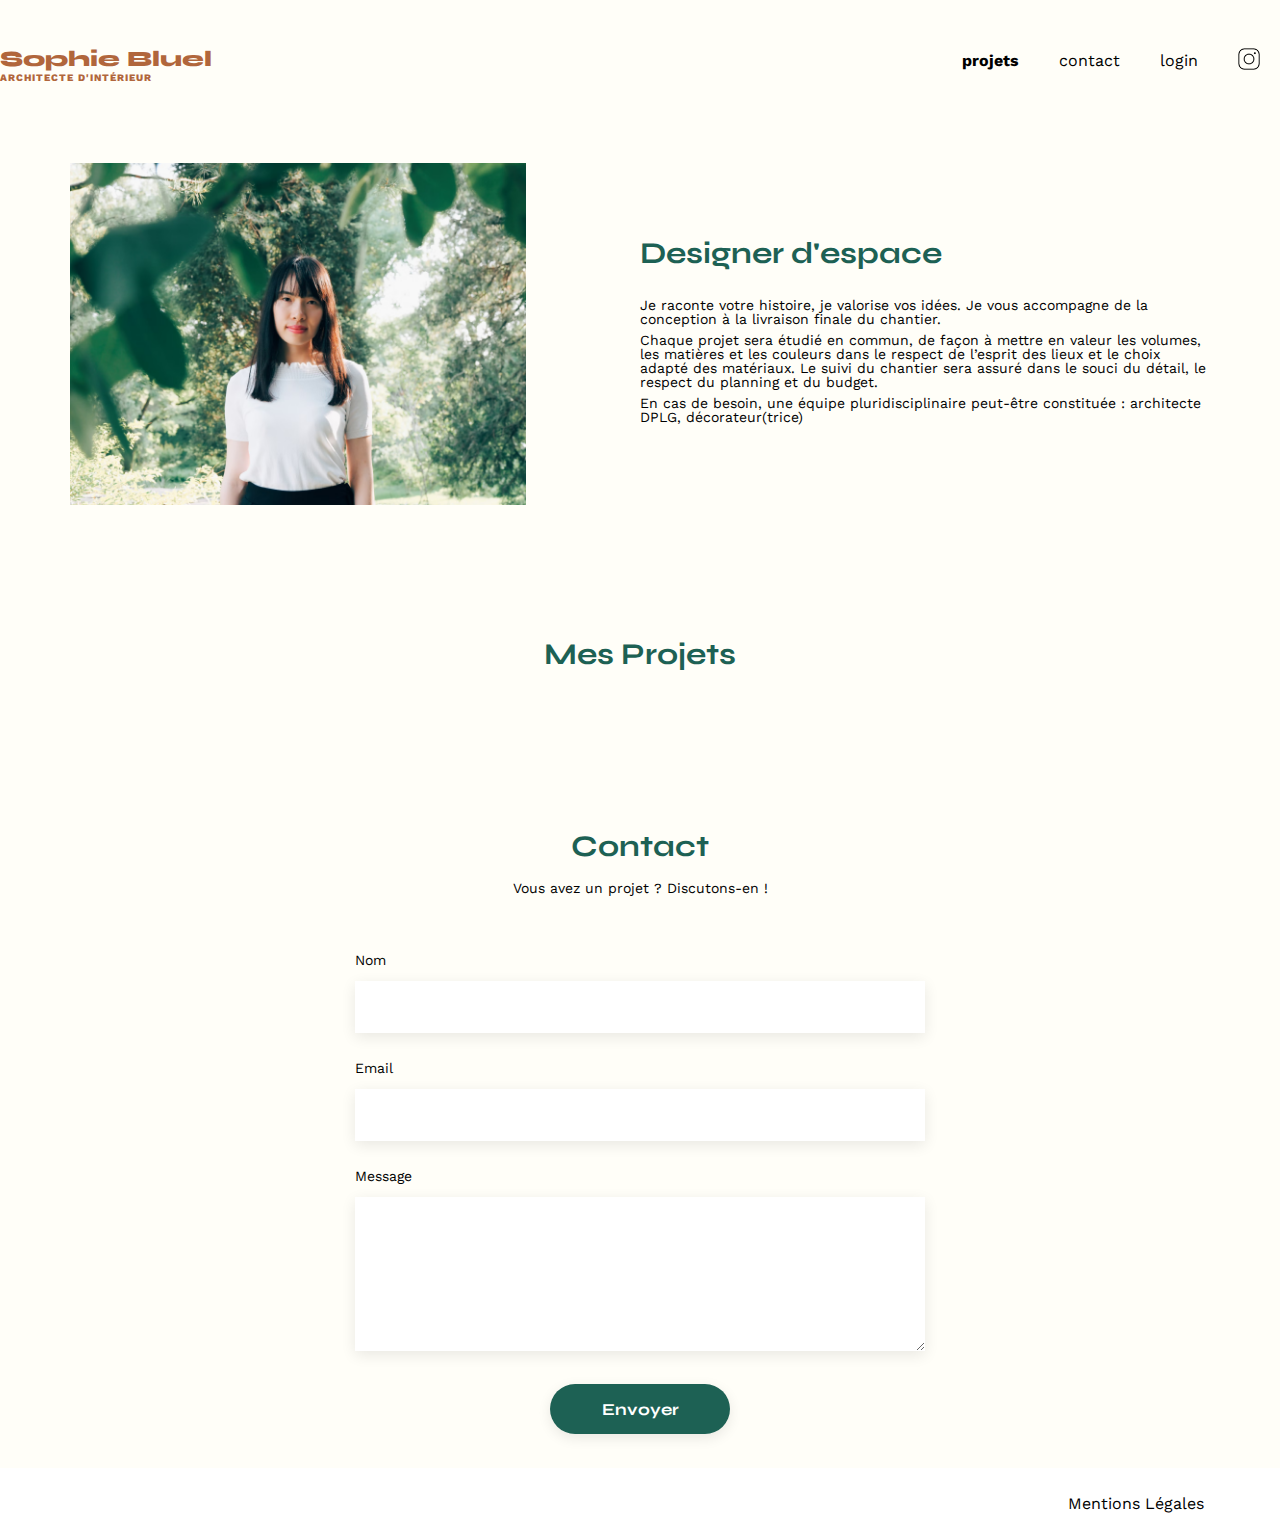
<file: index.html>
<!DOCTYPE html>
<html lang="fr">
<head>
	<meta charset="UTF-8">
	<title>Sophie Bluel - Architecte d'intérieur</title>
	<meta name="viewport" content="width=device-width, initial-scale=1.0">
	<meta name="description" content="">
	<link rel="icon" type="image/x-icon" href="favicon.ico">
	<link rel="stylesheet" href="./css/style.css">
	<link rel="preconnect" href="https://fonts.googleapis.com">
	<link rel="preconnect" href="https://fonts.gstatic.com" crossorigin>
	<link href="https://fonts.googleapis.com/css2?family=Syne:wght@700;800&family=Work+Sans&display=swap" rel="stylesheet">
	<link rel="stylesheet" href="https://cdnjs.cloudflare.com/ajax/libs/font-awesome/6.2.1/css/all.min.css"
        integrity="sha512-MV7K8+y+gLIBoVD59lQIYicR65iaqukzvf/nwasF0nqhPay5w/9lJmVM2hMDcnK1OnMGCdVK+iQrJ7lzPJQd1w=="
        crossorigin="anonymous" referrerpolicy="no-referrer">
	<script src="./js/main.js" type="module"></script>
	<script defer src="./js/connected.js"></script>
	<script src="./js/modal.js" type="module"></script>
</head>
<body>
	<div id="modal-bkg"></div>
<header>
	<div id="header">
		<a href="./index.html"><h1>Sophie Bluel<span>Architecte d'intérieur</span></h1></a>
		<nav>
			<ul>
				<li class="nav-bold no-hover">projets</li>
				<li>contact</li>
				<li id="login-link"><a href="./login.html">login</a></li>
				<li id="logout-link">logout</li>
				<li><img src="./assets/icons/instagram.png" alt="Instagram"></li>
			</ul>
		</nav>
	</div>
</header>
<main>
	<section id="introduction">
		<figure>
			<img src="./assets/images/sophie-bluel.png" alt="">
		</figure>
		<article>
			<h2>Designer d'espace</h2>
			<p>Je raconte votre histoire, je valorise vos idées. Je vous accompagne de la conception à la livraison finale du chantier.</p>
			<p>Chaque projet sera étudié en commun, de façon à mettre en valeur les volumes, les matières et les couleurs dans le respect de l’esprit des lieux et le choix adapté des matériaux. Le suivi du chantier sera assuré dans le souci du détail, le respect du planning et du budget.</p>
			<p>En cas de besoin, une équipe pluridisciplinaire peut-être constituée : architecte DPLG, décorateur(trice)</p>
		</article>
	</section>
	<div id="admin-edit"></div>
	<section id="portfolio">
		<div id="portfolio-title">
			<h2>Mes Projets</h2>
		</div>
		<div class="buttons-container"></div>
		<div id="gallery"></div>
	</section>
	<section id="contact">
		<h2>Contact</h2>
		<p>Vous avez un projet ? Discutons-en !</p>
		<form action="#" method="post">
			<label for="name">Nom</label>
			<input type="text" name="name" id="name">
			<label for="email">Email</label>
			<input type="email" name="email" id="email">
			<label for="message">Message</label>
			<textarea name="message" id="message" cols="30" rows="10"></textarea>
			<input type="submit" value="Envoyer">
		</form>
	</section>
	<dialog class="dialog">
		<div id="top-btns">
			<div id="back"><i class="fa-solid fa-arrow-left"></i></div>
			<div id="close"><i class="fa-solid fa-xmark"></i></div>
		</div>
		<h3 id="gallery-title">Galerie photo</h3>
		<div id="gallery-container">
			<div id="admin-gallery"></div>
			<div id="addpic-form">
				<label class="label">Titre</label>
				<input class="input" id="img-description" type="text" name="title">		
				<label class="label">Catégorie</label>
				<select class="input" id="form-select" name="category"></select>
			</div>
			<div id="separator"></div>
		</div>
		<button type="submit" id="submit-btn">Ajouter une photo</button>
		<button type="submit" id="upload-btn" disabled>Valider</button>
		<p>Supprimer la galerie</p>
	</dialog>
</main>
<footer>
	<nav>
		<ul>
			<li>Mentions Légales</li>
		</ul>
	</nav>
</footer>
</body>
</html>
</file>
<file: css/style.css>
/* http://meyerweb.com/eric/tools/css/reset/
   v2.0 | 20110126
   License: none (public domain)
*/

*{
	scrollbar-width: none; /* Firefox */
	-ms-overflow-style: none;  /* Internet Explorer 10+ */
}

*::-webkit-scrollbar{
	width: 0;
	height: 0;
}

html, body, div, span, applet, object, iframe,
h1, h2, h3, h4, h5, h6, p, blockquote, pre,
a, abbr, acronym, address, big, cite, code,
del, dfn, em, img, ins, kbd, q, s, samp,
small, strike, strong, sub, sup, tt, var,
b, u, i, center,
dl, dt, dd, ol, ul, li,
fieldset, form, label, legend,
table, caption, tbody, tfoot, thead, tr, th, td,
article, aside, canvas, details, embed,
figure, figcaption, footer, header, hgroup,
menu, nav, output, ruby, section, summary,
time, mark, audio, video{
	margin: 0;
	padding: 0;
	border: 0;
	font-size: 100%;
	font: inherit;
	vertical-align: baseline;
}

/* HTML5 display-role reset for older browsers */
article, aside, details, figcaption, figure,
footer, header, hgroup, menu, nav, section {
	display: block;
}

header span{
	text-transform: uppercase;
	margin-top: 0.2rem;
}

main{
	padding-inline: 4rem;
	max-width: 1140px;
    margin: auto;
}

#admin-bar{
	background-color: black;
    padding-block: 0.8rem;
    width: 100%;
	color: white;
    display: flex;
    justify-content: center;
	align-items: center;
	font-size: 1rem;
	gap: 0.5rem;
}

#admin-bar p{
	font-weight: lighter;
}

#button-changes{
	margin-inline: 1rem;
    border-radius: 5rem;
    background-color: white;
    color: black;
    padding: 0.7rem 1.7em;
    font-weight: bold;
    font-family: inherit;
    border-radius: 2em;
    border: 0px solid transparent;
	cursor: pointer;
}

#admin-edit{
	display: flex;
    width: fit-content;
	margin-top: -2rem;
	gap: 0.5rem;
	cursor: pointer;
}

#admin-edit p:hover{
	color: #B1663C;
}

#portfolio-title{
	display: flex;
    justify-content: center;
    align-items: center;
    gap: 3rem;
	padding-top: 4rem;
}

#admin-edit-portfolio{
	display: flex;
    gap: 0.5rem;
	cursor: pointer;
	margin-right: -126px;
}

#admin-edit-portfolio p:hover{
	color: #B1663C;
}

a{
    text-decoration: none;
	color: inherit;
}

a:visited{
	color: inherit;
}

a:active, a:hover{
    color: #B1663C;
}

ol, ul{
	list-style: none;
}

blockquote, q{
	quotes: none;
}

blockquote:before, blockquote:after,
q:before, q:after{
	content: '';
	content: none;
}

table{
	border-collapse: collapse;
	border-spacing: 0;
}

/** end reset css**/
body{
	line-height: 1;
	font-family: 'Work Sans' ;
	font-size: 14px;
	background-color: #fffef8;
}

#header{
	display: flex;
	justify-content: space-between;
	margin: 3rem auto 5rem;
    max-width: 1340px;
}

section{
	margin: 50px 0;
}

h1{
	display: flex;
	flex-direction: column;
	font-family: 'Syne';
	font-size: 22px;
	font-weight: 800;
	color: #B1663C;
}

h1 > span{
	font-family: 'Work Sans';
	font-size:10px;
	letter-spacing: 0.1em;
}

h2{
	font-family: 'Syne';
	font-weight: 700;
	font-size: 30px;
	color: #1D6154;
}

h3{
	font-size: 2em;
}

nav ul{
	display: flex;
	align-items: center;
	list-style-type: none;

}

nav li {
	padding: 0 20px;
	font-size: 1rem;
}

nav li:hover{
	color: #B1663C;
	cursor: pointer;
}

nav li img{
	width: 1.4rem;
}

.nav-bold{
	font-weight: bold;
}

.no-hover:hover{
	cursor:default;
	color: black;
}

#login-link{
	display: block;
}

#logout-link{
	display: none;
}

#introduction{
	display: flex;
	align-items: center;
}

#introduction figure{
	flex: 1
}

#introduction img {
	width: 80%;
}

#introduction article{
	flex: 1
}

#introduction h2{
	margin-bottom: 1em;
}

#introduction p{
	margin-bottom: 0.5em;
}

#portfolio h2{
	text-align: center;
}

#gallery{
	width: 100%;
	display: grid;
	grid-template-columns: 1fr 1fr 1fr;
	grid-column-gap: 20px;
	grid-row-gap: 20px;
}

#gallery img{
	width: 100%;
	height: 30rem;
    object-fit: cover;
}

.buttons-container{
	margin-block: 4em;
	display: flex;
    gap: 0.5rem;
    justify-content: center;
}

.button{
	background-color: transparent;
	color: #1d6154;
	padding: 0.5rem 0.5rem;
    min-width: 6rem;
	font-family: "Syne";
	font-size: medium;
	border-radius: 2em;
	border: 1px solid #1d6154
}

.button:hover{
	cursor: pointer;
	background-color: #1d6154;
	color: white;
}

.button-selected{
	background-color: #1d6154;
	color: white;
}

#contact{
	width: 50%;
	margin: auto;
}

#login{
	width: 40%;
	margin: 10rem auto auto;
}

#login p:last-child{
	text-decoration: underline;
	cursor: pointer;
	width: fit-content;
    margin: auto;
}

#login p:last-child:hover{
	color: #B1663C;
}

.error-message{
    color: #D65353;
    margin-bottom: 2rem;
}

#contact > *, #login > *{
	text-align: center;
}

#contact h2, #login h2{
	margin-bottom: 20px;
}

#contact form, #login form{
	text-align: left;
	margin-top:30px;
	display: flex;
	flex-direction: column;
}

#contact input, #login input{
	height: 50px;
	font-size: 1.2em;
	border: none;
	box-shadow: 0px 4px 14px rgba(0, 0, 0, 0.09);
}

#contact label, #login label{
	margin: 2em 0 1em 0;
}

#contact textarea{
	border: none;
	box-shadow: 0px 4px 14px rgba(0, 0, 0, 0.09);
}

#submit-btn, #upload-btn{
	font-family: 'Syne';
    color: white;
    background-color: #1D6154;
    margin: 2em auto;
    width: 12rem;
    border-radius: 60px;
	padding: 0.8rem;
	cursor: pointer;
	height: 2.5rem;
	display: flex;
    align-items: center;
    justify-content: center;
    border: none;
    box-shadow: 0px 4px 14px rgba(0, 0, 0, 0.09);
}

#upload-btn{
	display: none;
}
#upload-btn[disabled]{
	background-color: #a7a7a7;
	cursor: default;
}

#submit-btn:focus, #upload-btn:focus{
	outline: none;
}

#submit-btn:hover, #upload-btn:hover{
	background-color: #0e2f28;
}

#upload-btn[disabled]:hover{
	background-color: #a7a7a7;
}

.fa-spinner:before {
    content: "\f110";
    font-size: x-large;
}

input[type="submit"]{
	font-family: 'Syne';
	font-weight: 700;
	color: white;
	background-color: #1D6154;
	margin : 2em auto ;
	width: 180px;
	text-align: center;
	border-radius: 60px ;
}

input[type="submit"]:hover{
	cursor: pointer;
	background-color: #0e2f28;
}

.modal-bkg{
	background: rgba(0, 0, 0, 0.3);
    height: 100vh;
    width: 100vw;
    position: fixed;
    left: 0;
	z-index: 1;
}

dialog{
	border-radius: 0.7rem;
    border: none;
	padding: 2em;
}

dialog::backdrop{
	display: none;
}

.dialog p{
	color: #D65353;
	font-family: 'Syne';
	width: fit-content;
	margin: auto;
	cursor: pointer;
}

.dialog p:hover{
	color: red;
}

.dialog-addpic p{
	font-size: x-small;
}

#top-btns{
	display: flex;
    justify-content: space-between;
}

#back{
	font-size: large;
    cursor: pointer;
    width: fit-content;
	visibility: hidden;
}

#close{
	font-size: large;
    cursor: pointer;
}

#close i{
	cursor: pointer;
}

#gallery-title{
	text-align: center;
}

#gallery-container{
	padding: 3rem 4rem 1rem;
}

#admin-gallery{
	position: relative;
    display: grid;
    grid-template-columns: 1fr 1fr 1fr 1fr 1fr;
    grid-column-gap: 0.5rem;
    grid-row-gap: 1rem;
}

#admin-gallery img{
	width: 5rem;
	height: 6.5rem;
    object-fit: cover;
}

#admin-gallery figcaption{
	cursor: pointer;
	width: fit-content;
}

.delete, .move{
	position: absolute;
    top: 0.3em;
    right: 0.3em;
    background-color: black;
    color: white;
    padding: 0.2rem;
    font-size: small;
	border-radius: 0.2rem;
	min-width: 13px;
    min-height: 13px;
	text-align: center;
	cursor: pointer;
}

.move{
	right: 2em;
}

.fa-arrows-up-down-left-right, .fa-trash-can{
	vertical-align: text-bottom;
}

.fa-image{
	font-size: 4rem;
	color: #cbd6dc;
}

.addpic{
	background-color: #e8f1f6;
	width: 384px;
    flex-direction: column;
    align-items: center;
}

#button-add-pic{
	font-family: 'Work Sans';
    color: #306685;
    font-weight: 600;
    background-color: #cbd6dc;
    width: 10rem;
    border-radius: 60px;
    padding: 0.8rem;
    cursor: pointer;
    border: none;
}

#addpic-form{
	display: flex;
    flex-direction: column;
    gap: 0.5rem;
	margin-top: 1rem;
}

.label {
	margin-top: 1rem;
	font-weight: 600;
}

.input{
	background-color: white;
    height: 3rem;
    border: none;
    box-shadow: 0px 4px 14px rgba(0, 0, 0, 0.09);
	font-family: inherit;
	padding-inline: 1rem;
}

select{
    cursor: pointer;
	appearance: none;
    -webkit-appearance: none;
    -moz-appearance: none;
    background-image: url('data:image/svg+xml, <svg xmlns="http://www.w3.org/2000/svg" viewBox="0 0 448 512"><path d="M201.4 342.6c12.5 12.5 32.8 12.5 45.3 0l160-160c12.5-12.5 12.5-32.8 0-45.3s-32.8-12.5-45.3 0L224 274.7 86.6 137.4c-12.5-12.5-32.8-12.5-45.3 0s-12.5 32.8 0 45.3l160 160z"/></svg>');
    background-repeat: no-repeat;
    background-position: right center;
	background-size: 1rem;
    background-position-x: 24.5rem;
    background-position-y: center;
}

select::-ms-expand {
    display: none;
  }

#separator{
	height: 1px;
	width: auto;
	margin-top: 3rem;
	background-color: #b3b3b3;
}

footer{
	background-color: white;
	width: 100%;
	bottom: 0;
}

footer nav ul{
	justify-content: flex-end;
	margin-right: 2em;
	padding: 2em;
}
</file>
